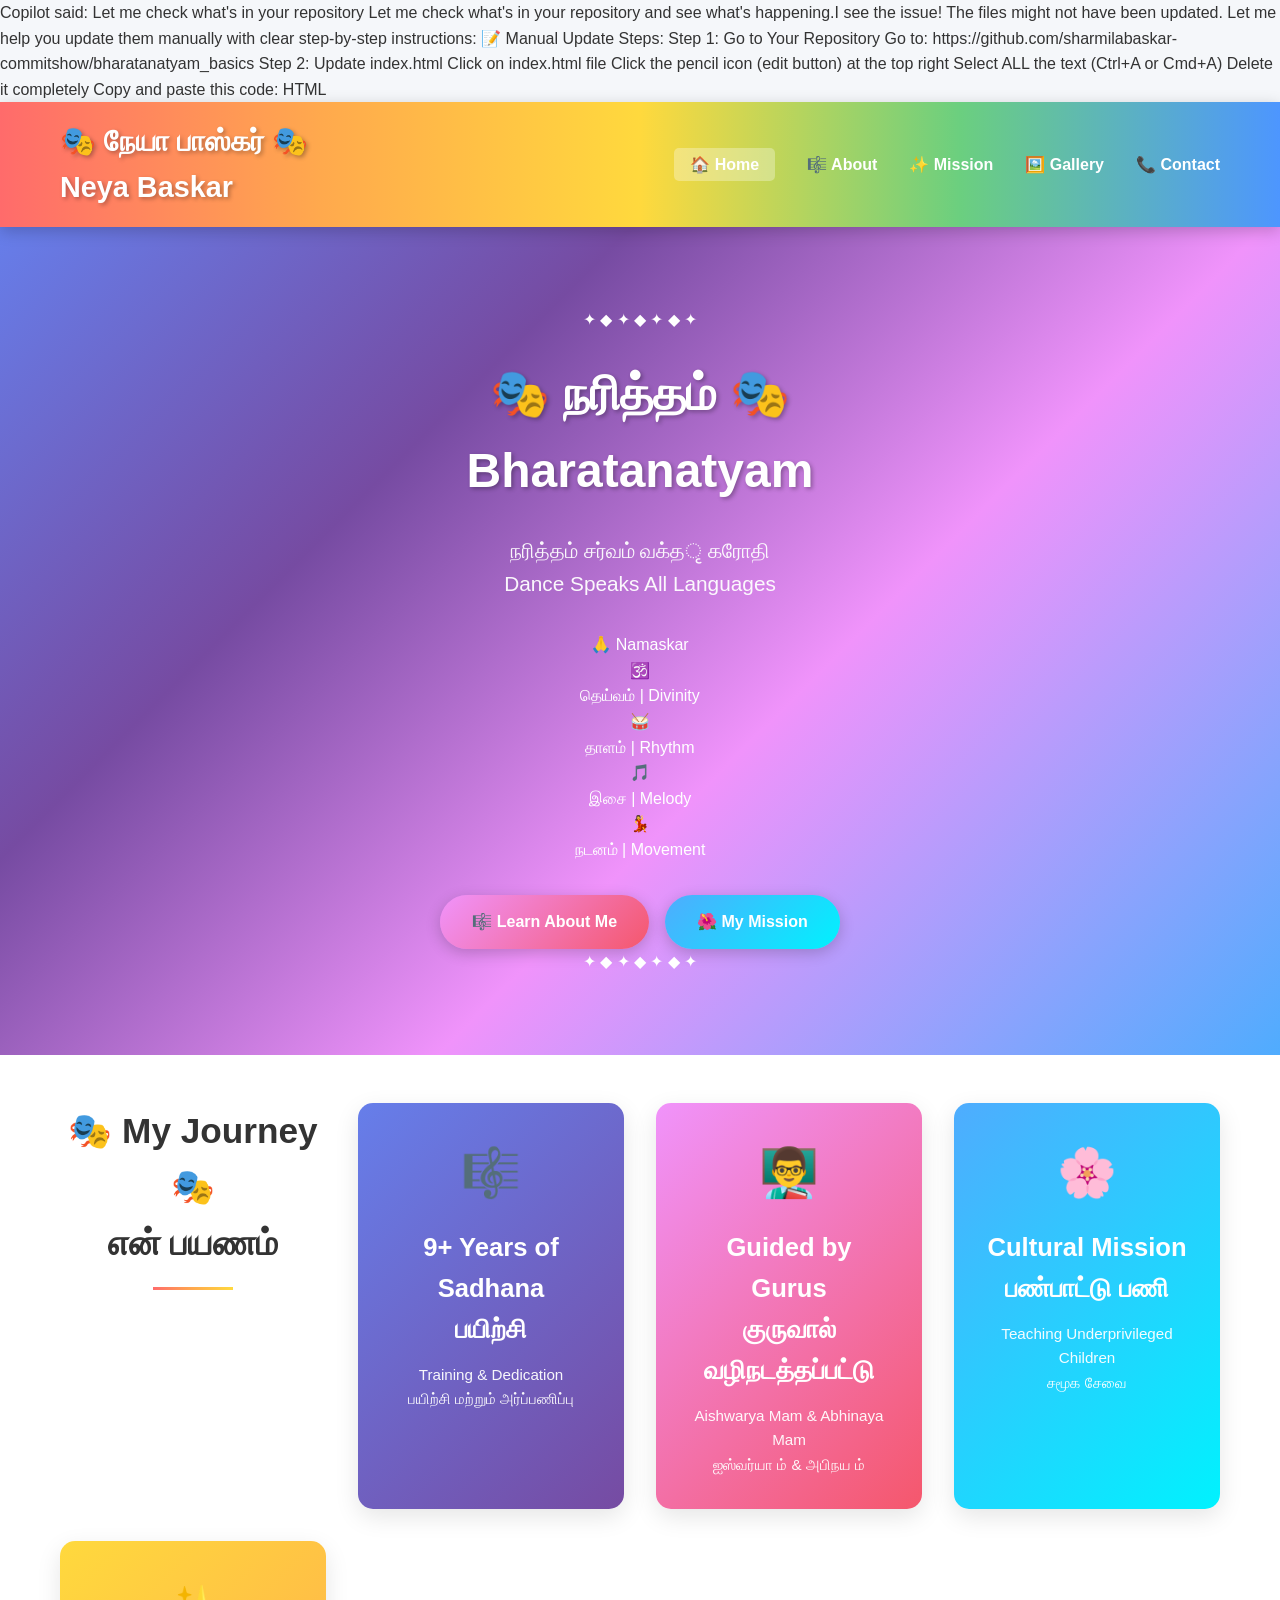
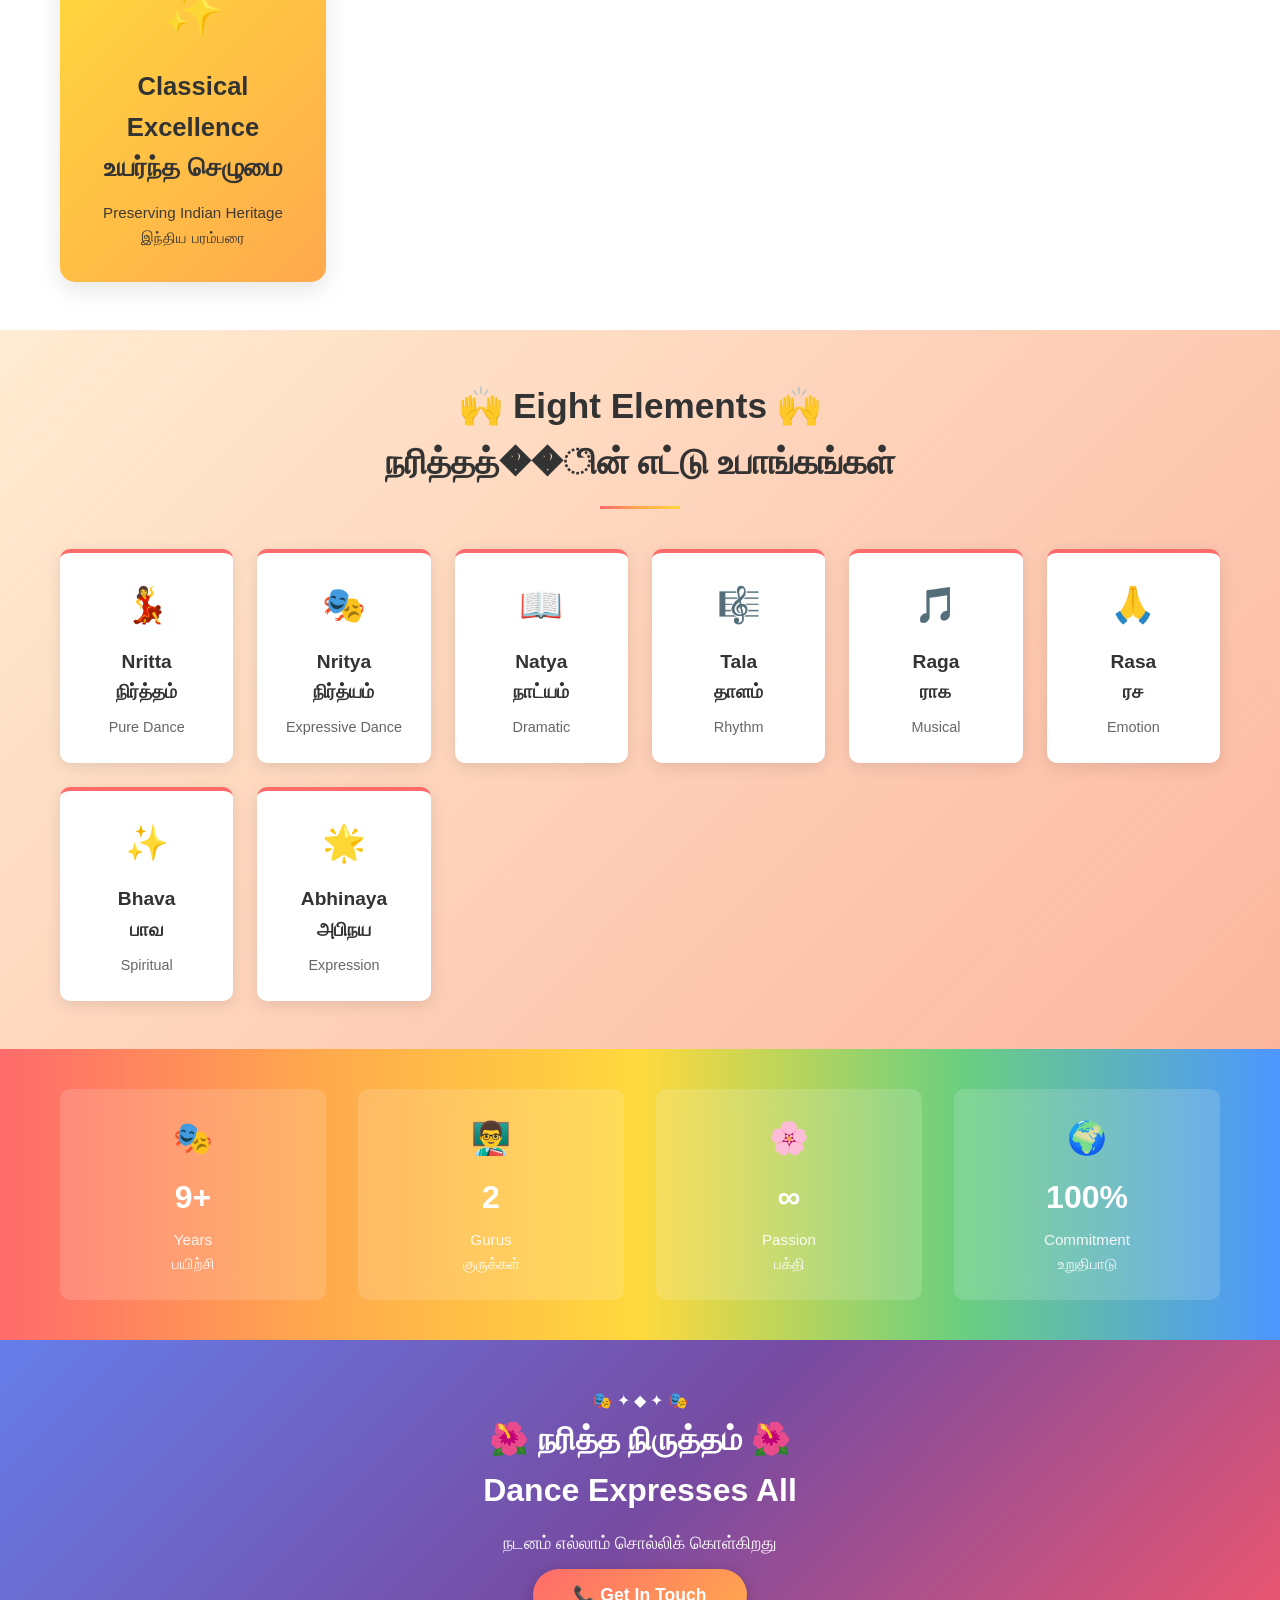
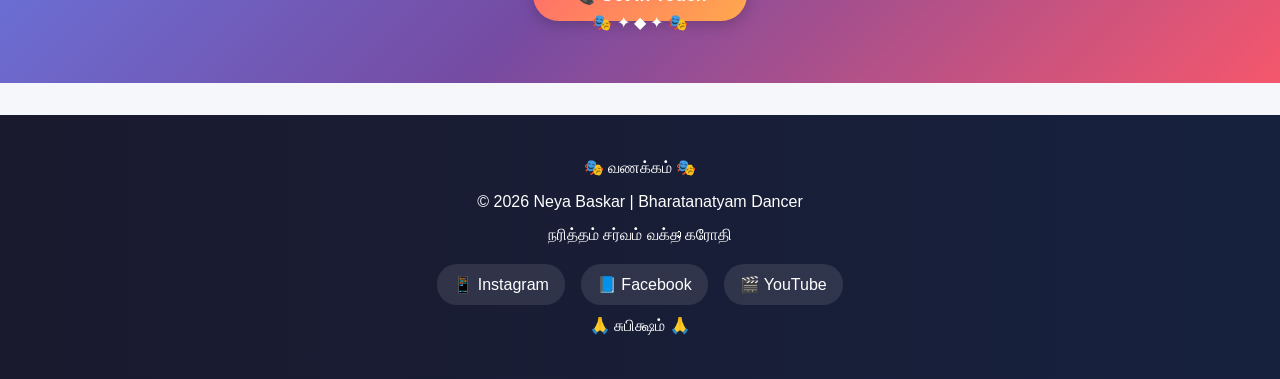
<file: index.html>
Copilot said: Let me check what's in your repository
Let me check what's in your repository and see what's happening.I see the issue! The files might not have been updated. Let me help you update them manually with clear step-by-step instructions:

📝 Manual Update Steps:
Step 1: Go to Your Repository
Go to: https://github.com/sharmilabaskar-commitshow/bharatanatyam_basics

Step 2: Update index.html
Click on index.html file
Click the pencil icon (edit button) at the top right
Select ALL the text (Ctrl+A or Cmd+A)
Delete it completely
Copy and paste this code:
HTML
<!DOCTYPE html>
<html lang="en">
<head>
    <meta charset="UTF-8">
    <meta name="viewport" content="width=device-width, initial-scale=1.0">
    <title>Neya Baskar - Bharatanatyam Dancer</title>
    <link rel="stylesheet" href="style.css">
</head>
<body>
    <!-- Navigation -->
    <nav class="navbar">
        <div class="container">
            <h1 class="logo">🎭 நேயா பாஸ்கர் 🎭<br><span class="subtitle">Neya Baskar</span></h1>
            <ul class="nav-links">
                <li><a href="index.html" class="active">🏠 Home</a></li>
                <li><a href="about.html">🎼 About</a></li>
                <li><a href="mission.html">✨ Mission</a></li>
                <li><a href="gallery.html">🖼️ Gallery</a></li>
                <li><a href="contact.html">📞 Contact</a></li>
            </ul>
        </div>
    </nav>

    <!-- Hero Section -->
    <section class="hero">
        <div class="hero-content">
            <div class="rangoli-top">✦ ◆ ✦ ◆ ✦ ◆ ✦</div>
            
            <h2 class="hero-title">🎭 நரித்தம் 🎭<br>Bharatanatyam</h2>
            <p class="hero-subtitle">
                <span class="tamil-text">நரித்தம் சர்வம் வக்தृ கரோதி</span><br>
                <span class="english-text">Dance Speaks All Languages</span>
            </p>
            
            <div class="dancing-mudra">
                <span class="mudra">🙏</span>
                <span class="mudra-text">Namaskar</span>
            </div>
            
            <div class="classic-icons">
                <div class="icon-item">
                    <span class="icon">🕉️</span>
                    <p>தெய்வம் | Divinity</p>
                </div>
                <div class="icon-item">
                    <span class="icon">🥁</span>
                    <p>தாளம் | Rhythm</p>
                </div>
                <div class="icon-item">
                    <span class="icon">🎵</span>
                    <p>இசை | Melody</p>
                </div>
                <div class="icon-item">
                    <span class="icon">💃</span>
                    <p>நடனம் | Movement</p>
                </div>
            </div>
            
            <div class="hero-buttons">
                <a href="about.html" class="btn btn-primary">🎼 Learn About Me</a>
                <a href="mission.html" class="btn btn-secondary">🌺 My Mission</a>
            </div>

            <div class="rangoli-bottom">✦ ◆ ✦ ◆ ✦ ◆ ✦</div>
        </div>
    </section>

    <!-- Highlights Section -->
    <section class="highlights">
        <div class="container">
            <h2 class="section-title">🎭 My Journey 🎭<br><span class="tamil-heading">என் பயணம்</span></h2>
            
            <div class="highlight-card card-blue">
                <div class="icon-large">🎼</div>
                <h3>9+ Years of Sadhana<br><span class="tamil-subheading">பயிற்சி</span></h3>
                <p>Training & Dedication<br><span class="tamil-text">பயிற்சி மற்றும் அர்ப்பணிப்பு</span></p>
            </div>
            
            <div class="highlight-card card-purple">
                <div class="icon-large">👨‍🏫</div>
                <h3>Guided by Gurus<br><span class="tamil-subheading">குருவால் வழிநடத்தப்பட்டு</span></h3>
                <p>Aishwarya Mam & Abhinaya Mam<br><span class="tamil-text">ஐஸ்வர்யா ம் & அபிநய ம்</span></p>
            </div>
            
            <div class="highlight-card card-pink">
                <div class="icon-large">🌸</div>
                <h3>Cultural Mission<br><span class="tamil-subheading">பண்பாட்டு பணி</span></h3>
                <p>Teaching Underprivileged Children<br><span class="tamil-text">சமூக சேவை</span></p>
            </div>

            <div class="highlight-card card-gold">
                <div class="icon-large">✨</div>
                <h3>Classical Excellence<br><span class="tamil-subheading">உயர்ந்த செழுமை</span></h3>
                <p>Preserving Indian Heritage<br><span class="tamil-text">இந்திய பரம்பரை</span></p>
            </div>
        </div>
    </section>

    <!-- Mudra Section -->
    <section class="mudra-section">
        <div class="container">
            <h2 class="section-title">🙌 Eight Elements 🙌<br><span class="tamil-heading">நரித்தத்��ின் எட்டு உபாங்கங்கள்</span></h2>
            
            <div class="mudra-grid">
                <div class="mudra-item">
                    <div class="mudra-icon">💃</div>
                    <h4>Nritta<br><span class="tamil-small">நிர்த்தம்</span></h4>
                    <p>Pure Dance</p>
                </div>
                <div class="mudra-item">
                    <div class="mudra-icon">🎭</div>
                    <h4>Nritya<br><span class="tamil-small">நிர்த்யம்</span></h4>
                    <p>Expressive Dance</p>
                </div>
                <div class="mudra-item">
                    <div class="mudra-icon">📖</div>
                    <h4>Natya<br><span class="tamil-small">நாட்யம்</span></h4>
                    <p>Dramatic</p>
                </div>
                <div class="mudra-item">
                    <div class="mudra-icon">🎼</div>
                    <h4>Tala<br><span class="tamil-small">தாளம்</span></h4>
                    <p>Rhythm</p>
                </div>
                <div class="mudra-item">
                    <div class="mudra-icon">🎵</div>
                    <h4>Raga<br><span class="tamil-small">ராக</span></h4>
                    <p>Musical</p>
                </div>
                <div class="mudra-item">
                    <div class="mudra-icon">🙏</div>
                    <h4>Rasa<br><span class="tamil-small">ரச</span></h4>
                    <p>Emotion</p>
                </div>
                <div class="mudra-item">
                    <div class="mudra-icon">✨</div>
                    <h4>Bhava<br><span class="tamil-small">பாவ</span></h4>
                    <p>Spiritual</p>
                </div>
                <div class="mudra-item">
                    <div class="mudra-icon">🌟</div>
                    <h4>Abhinaya<br><span class="tamil-small">அபிநய</span></h4>
                    <p>Expression</p>
                </div>
            </div>
        </div>
    </section>

    <!-- Stats Section -->
    <section class="stats">
        <div class="container">
            <div class="stat-box">
                <div class="stat-icon">🎭</div>
                <h3>9+</h3>
                <p>Years<br><span class="tamil-small">பயிற்சி</span></p>
            </div>
            <div class="stat-box">
                <div class="stat-icon">👨‍🏫</div>
                <h3>2</h3>
                <p>Gurus<br><span class="tamil-small">குருக்கள்</span></p>
            </div>
            <div class="stat-box">
                <div class="stat-icon">🌸</div>
                <h3>∞</h3>
                <p>Passion<br><span class="tamil-small">பக்தி</span></p>
            </div>
            <div class="stat-box">
                <div class="stat-icon">🌍</div>
                <h3>100%</h3>
                <p>Commitment<br><span class="tamil-small">உறுதிபாடு</span></p>
            </div>
        </div>
    </section>

    <!-- CTA Section -->
    <section class="cta-section">
        <div class="rangoli-cta-top">🎭 ✦ ◆ ✦ 🎭</div>
        <div class="container">
            <h2>🌺 நரித்த நிருத்தம் 🌺<br><span class="english-text">Dance Expresses All</span></h2>
            <p><span class="tamil-text">நடனம் எல்லாம் சொல்லிக் கொள்கிறது</span></p>
            <a href="contact.html" class="btn btn-cta">📞 Get In Touch</a>
        </div>
        <div class="rangoli-cta-bottom">🎭 ✦ ◆ ✦ 🎭</div>
    </section>

    <!-- Footer -->
    <footer>
        <div class="footer-content">
            <p>🎭 வணக்கம் 🎭</p>
            <p>&copy; 2026 Neya Baskar | Bharatanatyam Dancer</p>
            <p><span class="tamil-text">நரித்தம் சர்வம் வக்தృ கரோதி</span></p>
        </div>
        <div class="social-icons">
            <a href="#" class="social-icon">📱 Instagram</a>
            <a href="#" class="social-icon">📘 Facebook</a>
            <a href="#" class="social-icon">🎬 YouTube</a>
        </div>
        <p class="footer-closing">🙏 சுபிக்ஷம் 🙏</p>
    </footer>
</body>
</html>
</file>
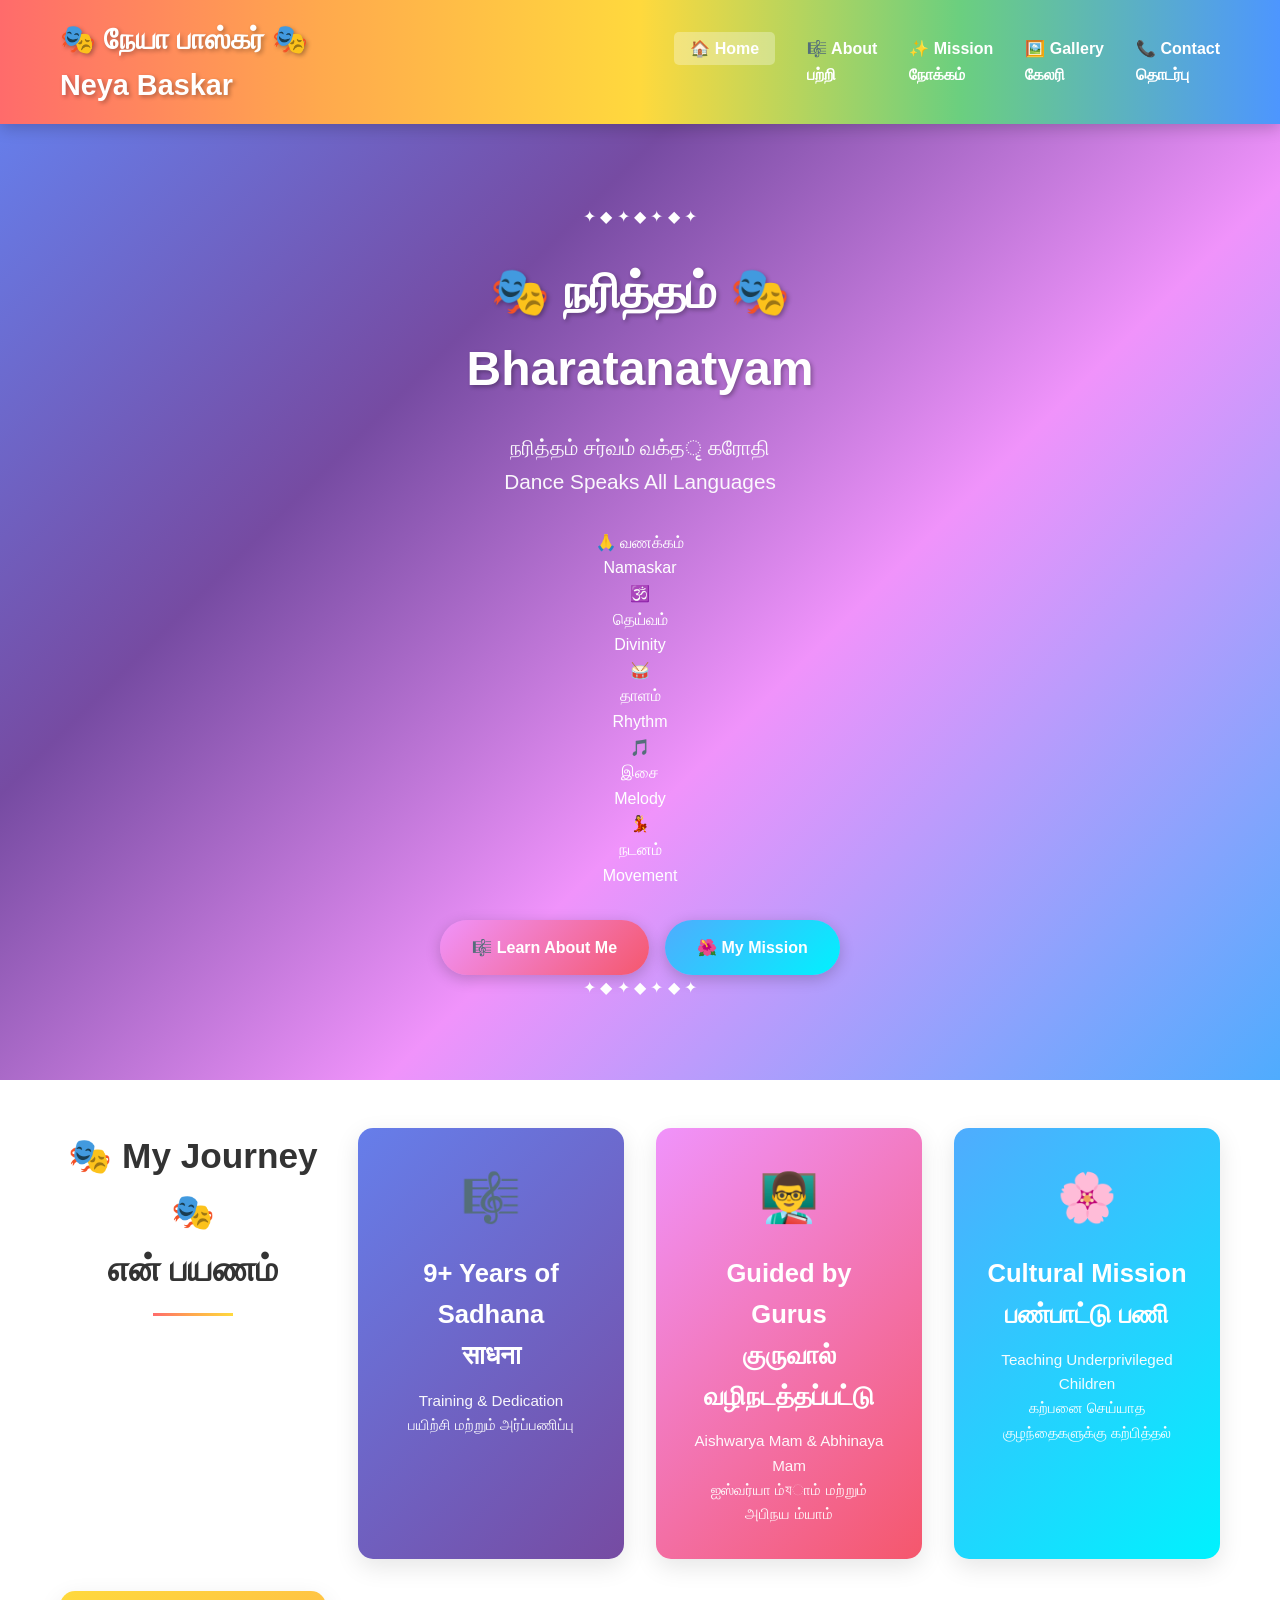
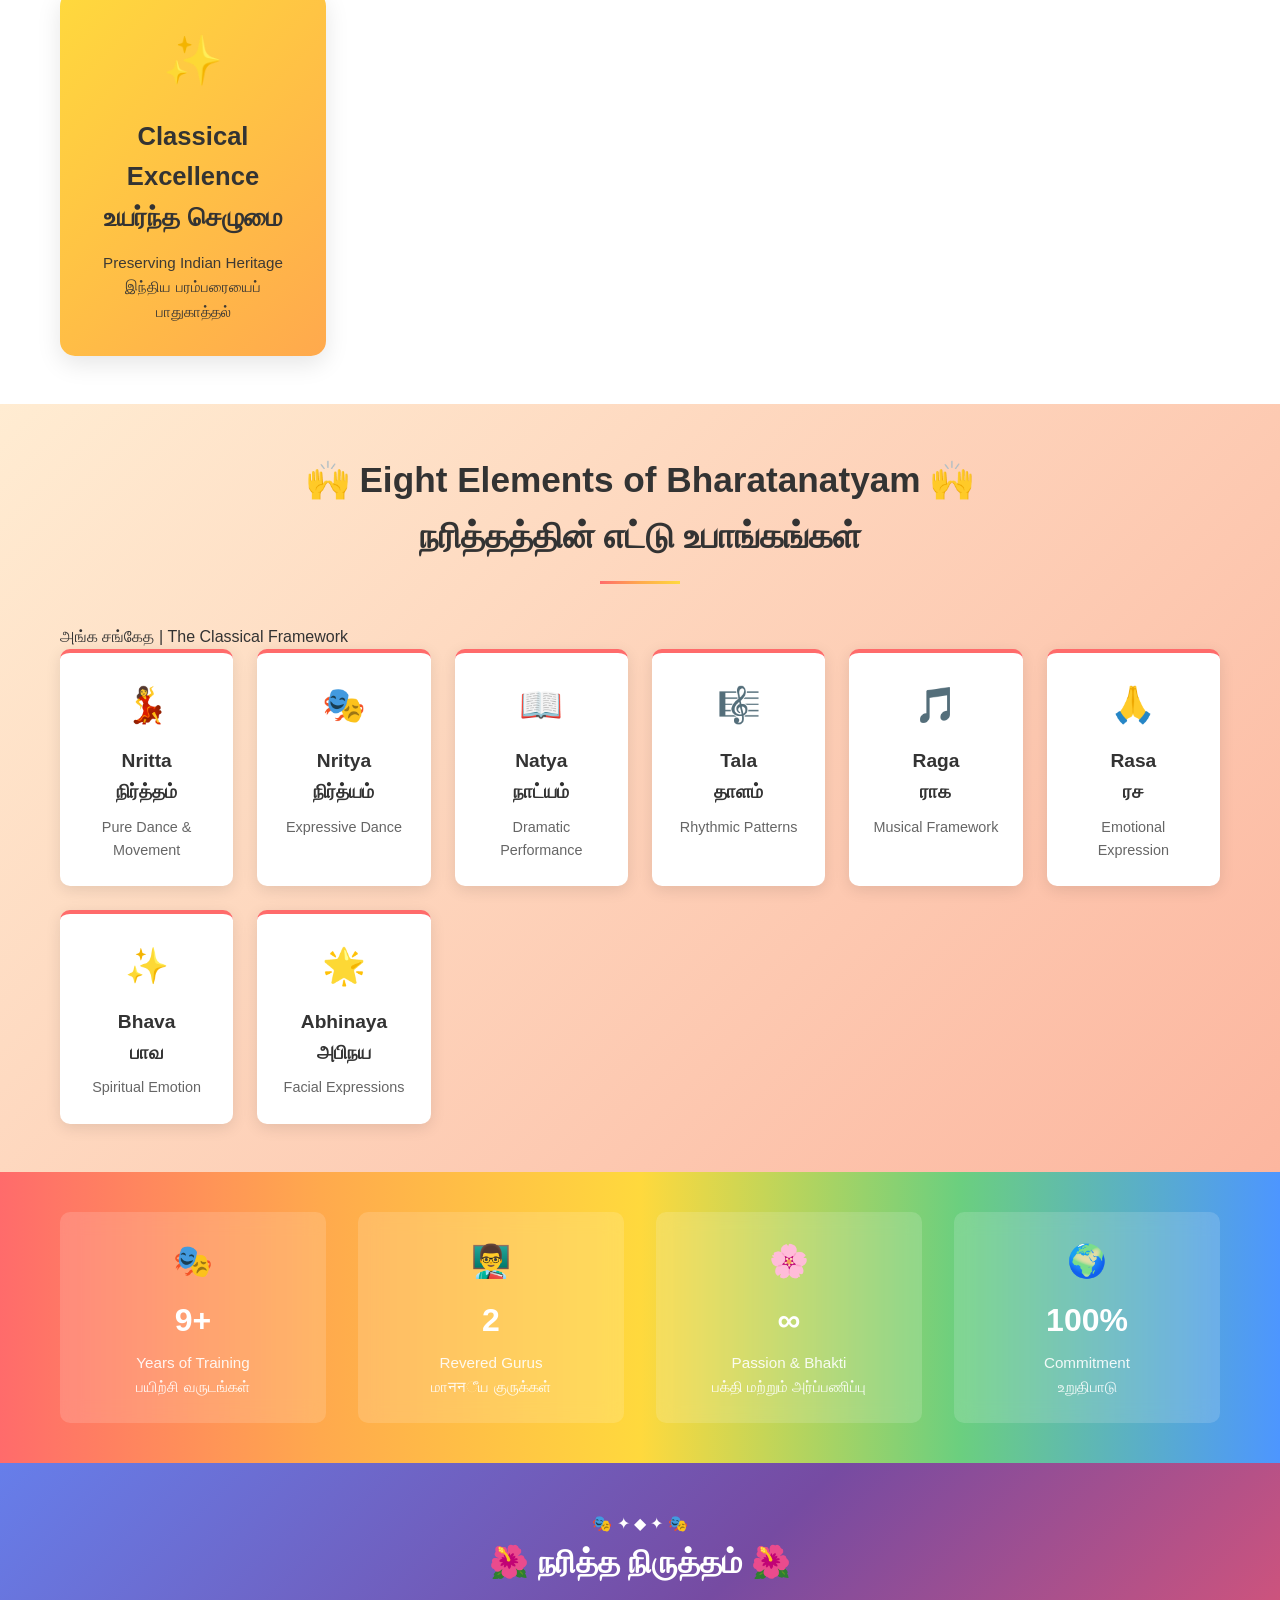
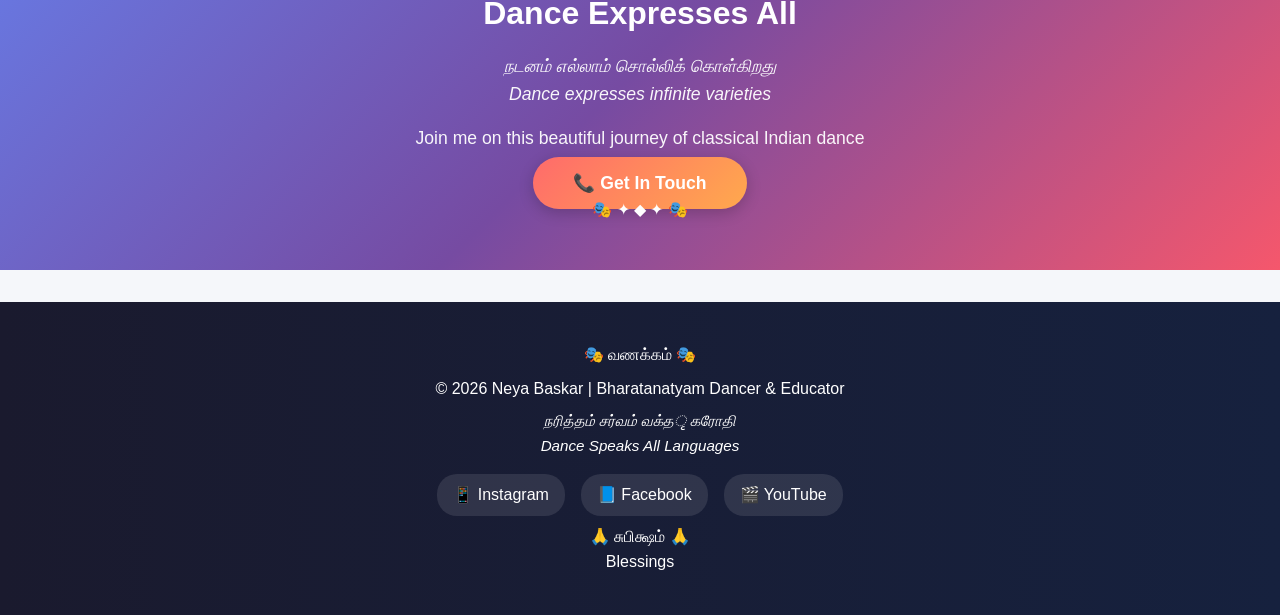
<file: about.html>
<!DOCTYPE html>
<html lang="en">
<head>
    <meta charset="UTF-8">
    <meta name="viewport" content="width=device-width, initial-scale=1.0">
    <title>Neya Baskar - Bharatanatyam Dancer</title>
    <link rel="stylesheet" href="style.css">
    <link rel="stylesheet" href="https://cdnjs.cloudflare.com/ajax/libs/font-awesome/6.0.0/css/all.min.css">
</head>
<body>
    <!-- Navigation -->
    <nav class="navbar">
        <div class="container">
            <h1 class="logo">🎭 நேயா பாஸ்கர் 🎭<br><span class="subtitle">Neya Baskar</span></h1>
            <ul class="nav-links">
                <li><a href="index.html" class="active">🏠 Home</a></li>
                <li><a href="about.html">🎼 About<br><span class="tamil-nav">பற்றி</span></a></li>
                <li><a href="mission.html">✨ Mission<br><span class="tamil-nav">நோக்கம்</span></a></li>
                <li><a href="gallery.html">🖼️ Gallery<br><span class="tamil-nav">கேலரி</span></a></li>
                <li><a href="contact.html">📞 Contact<br><span class="tamil-nav">தொடர்பு</span></a></li>
            </ul>
        </div>
    </nav>

    <!-- Hero Section with Classical Indian Elements -->
    <section class="hero">
        <div class="hero-content">
            <div class="rangoli-top">
                ✦ ◆ ✦ ◆ ✦ ◆ ✦
            </div>
            
            <h2 class="hero-title">🎭 நரித்தம் 🎭<br>Bharatanatyam</h2>
            <p class="hero-subtitle">
                <span class="tamil-text">நரித்தம் சர்வம் வக்தृ கரோதி</span><br>
                <span class="english-text">Dance Speaks All Languages</span>
            </p>
            
            <div class="dancing-mudra">
                <span class="mudra">🙏</span>
                <span class="mudra-text">
                    <span class="tamil-small">வணக்கம்</span><br>
                    Namaskar
                </span>
            </div>
            
            <div class="classic-icons">
                <div class="icon-item">
                    <span class="icon">🕉️</span>
                    <p class="tamil-small">தெய்வம்</p>
                    <p class="english-small">Divinity</p>
                </div>
                <div class="icon-item">
                    <span class="icon">🥁</span>
                    <p class="tamil-small">தாளம்</p>
                    <p class="english-small">Rhythm</p>
                </div>
                <div class="icon-item">
                    <span class="icon">🎵</span>
                    <p class="tamil-small">இசை</p>
                    <p class="english-small">Melody</p>
                </div>
                <div class="icon-item">
                    <span class="icon">💃</span>
                    <p class="tamil-small">நடனம்</p>
                    <p class="english-small">Movement</p>
                </div>
            </div>
            
            <div class="hero-buttons">
                <a href="about.html" class="btn btn-primary">🎼 Learn About Me</a>
                <a href="mission.html" class="btn btn-secondary">🌺 My Mission</a>
            </div>

            <div class="rangoli-bottom">
                ✦ ◆ ✦ ◆ ✦ ◆ ✦
            </div>
        </div>
    </section>

    <!-- Highlights Section with Classical Dance Elements -->
    <section class="highlights">
        <div class="container">
            <h2 class="section-title">🎭 My Journey 🎭<br><span class="tamil-heading">என் பயணம்</span></h2>
            
            <div class="highlight-card card-blue">
                <div class="icon-large">🎼</div>
                <h3>9+ Years of Sadhana<br><span class="tamil-subheading">साधना</span></h3>
                <p>Training & Dedication<br>
                <span class="tamil-text">பயிற்சி மற்றும் அர்ப்பணிப்பு</span></p>
            </div>
            
            <div class="highlight-card card-purple">
                <div class="icon-large">👨‍🏫</div>
                <h3>Guided by Gurus<br><span class="tamil-subheading">குருவால் வழிநடத்தப்பட்டு</span></h3>
                <p>Aishwarya Mam & Abhinaya Mam<br>
                <span class="tamil-text">ஐஸ்வர்யா ம்যாம் மற்றும் அபிநய ம்யாம்</span></p>
            </div>
            
            <div class="highlight-card card-pink">
                <div class="icon-large">🌸</div>
                <h3>Cultural Mission<br><span class="tamil-subheading">பண்பாட்டு பணி</span></h3>
                <p>Teaching Underprivileged Children<br>
                <span class="tamil-text">கற்பனை செய்யாத குழந்தைகளுக்கு கற்பித்தல்</span></p>
            </div>

            <div class="highlight-card card-gold">
                <div class="icon-large">✨</div>
                <h3>Classical Excellence<br><span class="tamil-subheading">உயர்ந்த செழுமை</span></h3>
                <p>Preserving Indian Heritage<br>
                <span class="tamil-text">இந்திய பரம்பரையைப் பாதுகாத்தல்</span></p>
            </div>
        </div>
    </section>

    <!-- Mudra (Classical Poses) Section -->
    <section class="mudra-section">
        <div class="container">
            <h2 class="section-title">🙌 Eight Elements of Bharatanatyam 🙌<br><span class="tamil-heading">நரித்தத்தின் எட்டு உபாங்கங்கள்</span></h2>
            <p class="section-subtitle">
                <span class="tamil-text">அங்க சங்கேத</span> | The Classical Framework
            </p>
            
            <div class="mudra-grid">
                <div class="mudra-item">
                    <div class="mudra-icon">💃</div>
                    <h4>Nritta<br><span class="tamil-small">நிர்த்தம்</span></h4>
                    <p>Pure Dance & Movement</p>
                </div>
                <div class="mudra-item">
                    <div class="mudra-icon">🎭</div>
                    <h4>Nritya<br><span class="tamil-small">நிர்த்யம்</span></h4>
                    <p>Expressive Dance</p>
                </div>
                <div class="mudra-item">
                    <div class="mudra-icon">📖</div>
                    <h4>Natya<br><span class="tamil-small">நாட்யம்</span></h4>
                    <p>Dramatic Performance</p>
                </div>
                <div class="mudra-item">
                    <div class="mudra-icon">🎼</div>
                    <h4>Tala<br><span class="tamil-small">தாளம்</span></h4>
                    <p>Rhythmic Patterns</p>
                </div>
                <div class="mudra-item">
                    <div class="mudra-icon">🎵</div>
                    <h4>Raga<br><span class="tamil-small">ராக</span></h4>
                    <p>Musical Framework</p>
                </div>
                <div class="mudra-item">
                    <div class="mudra-icon">🙏</div>
                    <h4>Rasa<br><span class="tamil-small">ரச</span></h4>
                    <p>Emotional Expression</p>
                </div>
                <div class="mudra-item">
                    <div class="mudra-icon">✨</div>
                    <h4>Bhava<br><span class="tamil-small">பாவ</span></h4>
                    <p>Spiritual Emotion</p>
                </div>
                <div class="mudra-item">
                    <div class="mudra-icon">🌟</div>
                    <h4>Abhinaya<br><span class="tamil-small">அபிநய</span></h4>
                    <p>Facial Expressions</p>
                </div>
            </div>
        </div>
    </section>

    <!-- Stats Section with Traditional Design -->
    <section class="stats">
        <div class="container">
            <div class="stat-box">
                <div class="stat-icon">🎭</div>
                <h3>9+</h3>
                <p>Years of Training<br><span class="tamil-small">பயிற்சி வருடங்கள்</span></p>
            </div>
            <div class="stat-box">
                <div class="stat-icon">👨‍🏫</div>
                <h3>2</h3>
                <p>Revered Gurus<br><span class="tamil-small">மாननீய குருக்கள்</span></p>
            </div>
            <div class="stat-box">
                <div class="stat-icon">🌸</div>
                <h3>∞</h3>
                <p>Passion & Bhakti<br><span class="tamil-small">பக்தி மற்றும் அர்ப்பணிப்பு</span></p>
            </div>
            <div class="stat-box">
                <div class="stat-icon">🌍</div>
                <h3>100%</h3>
                <p>Commitment<br><span class="tamil-small">உறுதிபாடு</span></p>
            </div>
        </div>
    </section>

    <!-- Call to Action with Classical Design -->
    <section class="cta-section">
        <div class="rangoli-cta-top">🎭 ✦ ◆ ✦ 🎭</div>
        <div class="container">
            <h2>🌺 நரித்த நிருத்தம் 🌺<br><span class="english-text">Dance Expresses All</span></h2>
            <p style="font-style: italic; margin: 0.5rem 0;">
                <span class="tamil-text">நடனம் எல்லாம் சொல்லிக் கொள்கிறது</span><br>
                Dance expresses infinite varieties
            </p>
            <p style="font-size: 1.1rem; margin: 1rem 0;">Join me on this beautiful journey of classical Indian dance</p>
            <a href="contact.html" class="btn btn-cta">📞 Get In Touch</a>
        </div>
        <div class="rangoli-cta-bottom">🎭 ✦ ◆ ✦ 🎭</div>
    </section>

    <!-- Footer with Traditional Elements -->
    <footer>
        <div class="footer-content">
            <p>🎭 வணக்கம் 🎭</p>
            <p>&copy; 2026 Neya Baskar | Bharatanatyam Dancer & Educator</p>
            <p style="font-style: italic; font-size: 0.95rem;">
                <span class="tamil-text">நரித்தம் சர்வம் வக்தृ கரோதி</span><br>
                Dance Speaks All Languages
            </p>
        </div>
        <div class="social-icons">
            <a href="#" class="social-icon">📱 Instagram</a>
            <a href="#" class="social-icon">📘 Facebook</a>
            <a href="#" class="social-icon">🎬 YouTube</a>
        </div>
        <p class="footer-closing">🙏 சுபிக்ஷம் 🙏<br><span class="english-small">Blessings</span></p>
    </footer>
</body>
</html>
</file>
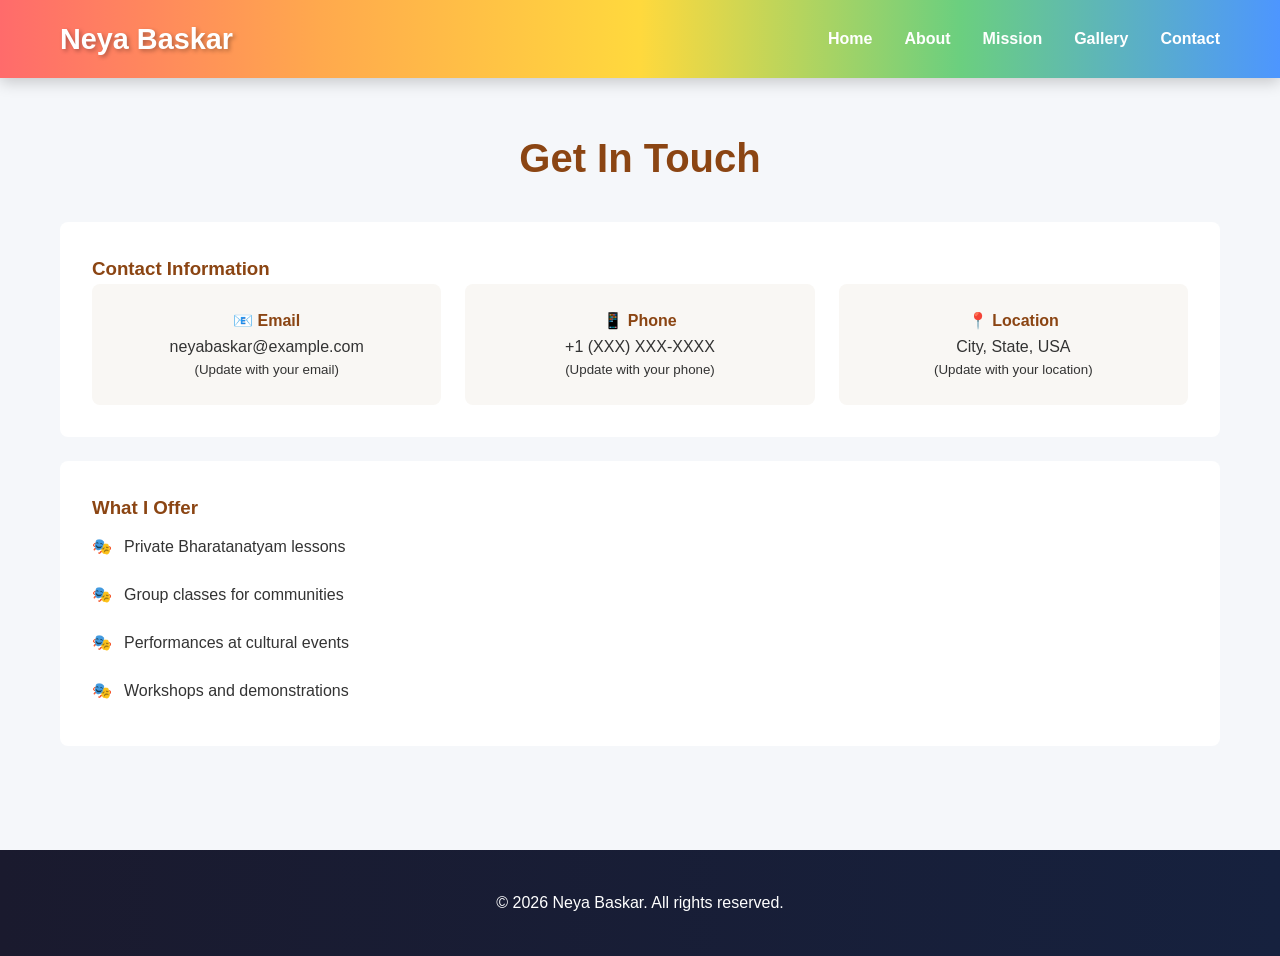
<file: contact.html>
<head>
    <meta charset="UTF-8">
    <meta name="viewport" content="width=device-width, initial-scale=1.0">
    <title>Contact - Neya Baskar</title>
    <link rel="stylesheet" href="style.css">
</head>
<body>
    <nav class="navbar">
        <div class="container">
            <h1 class="logo">Neya Baskar</h1>
            <ul class="nav-links">
                <li><a href="index.html">Home</a></li>
                <li><a href="about.html">About</a></li>
                <li><a href="mission.html">Mission</a></li>
                <li><a href="gallery.html">Gallery</a></li>
                <li><a href="contact.html">Contact</a></li>
            </ul>
        </div>
    </nav>

    <section class="content">
        <div class="container">
            <h2>Get In Touch</h2>
            
            <div class="contact-section">
                <h3>Contact Information</h3>
                <div class="contact-info">
                    <div class="contact-item">
                        <h4>📧 Email</h4>
                        <p>neyabaskar@example.com</p>
                        <small>(Update with your email)</small>
                    </div>
                    <div class="contact-item">
                        <h4>📱 Phone</h4>
                        <p>+1 (XXX) XXX-XXXX</p>
                        <small>(Update with your phone)</small>
                    </div>
                    <div class="contact-item">
                        <h4>📍 Location</h4>
                        <p>City, State, USA</p>
                        <small>(Update with your location)</small>
                    </div>
                </div>
            </div>

            <div class="contact-section">
                <h3>What I Offer</h3>
                <ul class="help-list">
                    <li>Private Bharatanatyam lessons</li>
                    <li>Group classes for communities</li>
                    <li>Performances at cultural events</li>
                    <li>Workshops and demonstrations</li>
                </ul>
            </div>
        </div>
    </section>

    <footer>
        <p>&copy; 2026 Neya Baskar. All rights reserved.</p>
    </footer>

    <style>
        .content { padding: 3rem 0; }
        .content h2 { color: #8b4513; font-size: 2.5rem; text-align: center; margin-bottom: 2rem; }
        .contact-section { background: #fff; padding: 2rem; margin: 1.5rem 0; border-radius: 8px; }
        .contact-section h3 { color: #8b4513; }
        .contact-info { display: grid; grid-template-columns: repeat(auto-fit, minmax(200px, 1fr)); gap: 1.5rem; }
        .contact-item { background: #f9f7f4; padding: 1.5rem; border-radius: 8px; text-align: center; }
        .contact-item h4 { color: #8b4513; }
        .help-list { list-style: none; padding: 0; }
        .help-list li { padding: 0.7rem 0 0.7rem 2rem; position: relative; }
        .help-list li:before { content: "🎭"; position: absolute; left: 0; }
    </style>
</body>
</html>
</file>
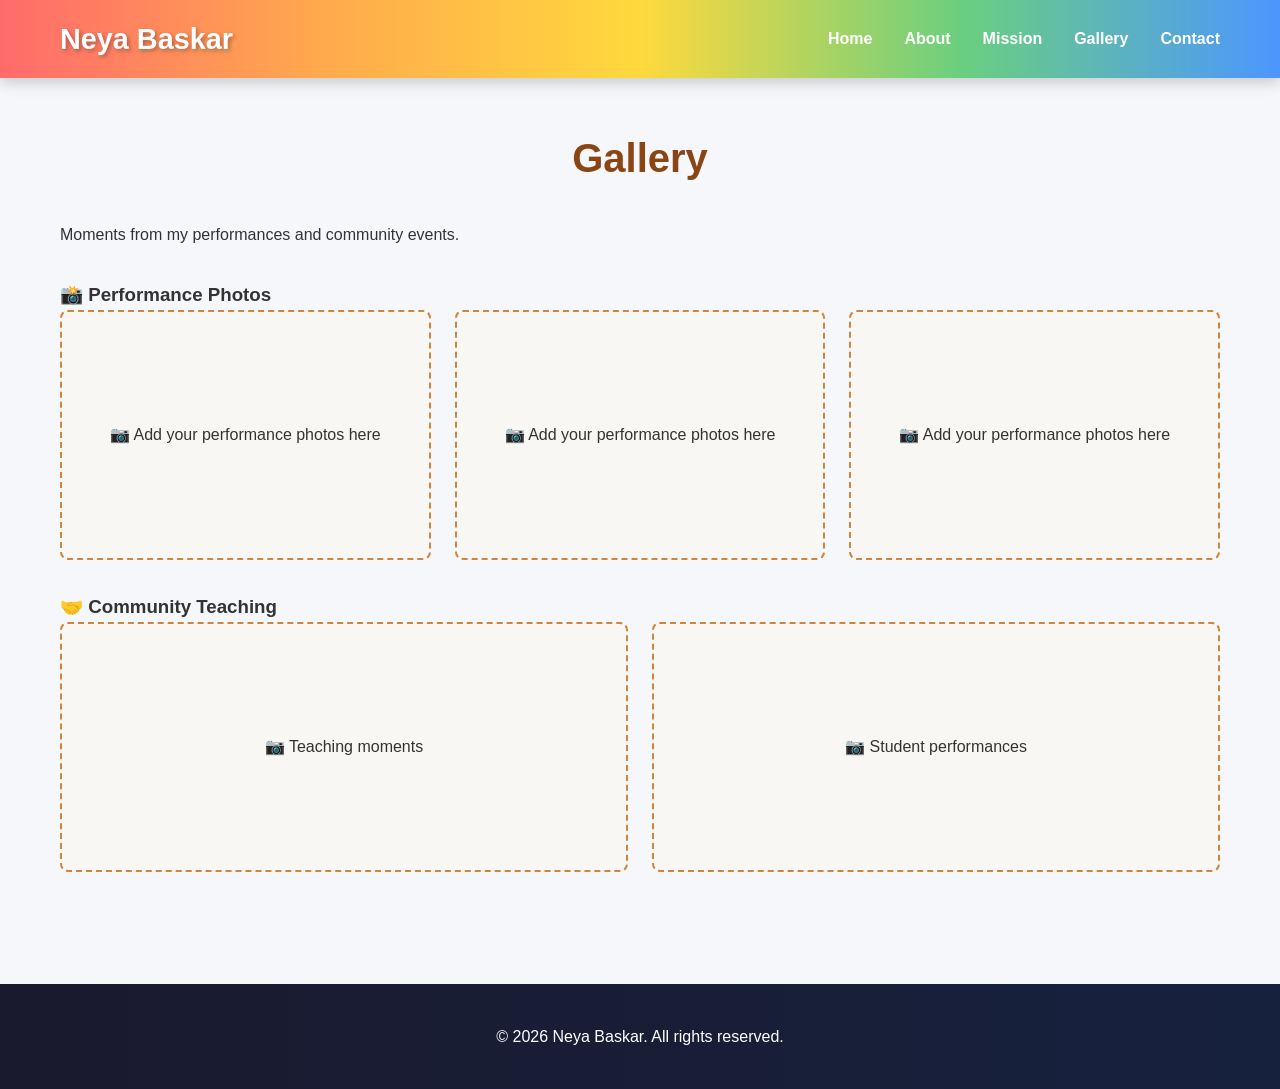
<file: gallery.html>
<!DOCTYPE html>
<html lang="en">
<head>
    <meta charset="UTF-8">
    <meta name="viewport" content="width=device-width, initial-scale=1.0">
    <title>Gallery - Neya Baskar</title>
    <link rel="stylesheet" href="style.css">
</head>
<body>
    <nav class="navbar">
        <div class="container">
            <h1 class="logo">Neya Baskar</h1>
            <ul class="nav-links">
                <li><a href="index.html">Home</a></li>
                <li><a href="about.html">About</a></li>
                <li><a href="mission.html">Mission</a></li>
                <li><a href="gallery.html">Gallery</a></li>
                <li><a href="contact.html">Contact</a></li>
            </ul>
        </div>
    </nav>

    <section class="content">
        <div class="container">
            <h2>Gallery</h2>
            <p>Moments from my performances and community events.</p>
            
            <div class="gallery-section">
                <h3>📸 Performance Photos</h3>
                <div class="gallery-grid">
                    <div class="gallery-placeholder">📷 Add your performance photos here</div>
                    <div class="gallery-placeholder">📷 Add your performance photos here</div>
                    <div class="gallery-placeholder">📷 Add your performance photos here</div>
                </div>
            </div>

            <div class="gallery-section">
                <h3>🤝 Community Teaching</h3>
                <div class="gallery-grid">
                    <div class="gallery-placeholder">📷 Teaching moments</div>
                    <div class="gallery-placeholder">📷 Student performances</div>
                </div>
            </div>
        </div>
    </section>

    <footer>
        <p>&copy; 2026 Neya Baskar. All rights reserved.</p>
    </footer>

    <style>
        .content { padding: 3rem 0; }
        .content h2 { color: #8b4513; font-size: 2.5rem; text-align: center; margin-bottom: 2rem; }
        .gallery-section { margin: 2rem 0; }
        .gallery-grid { display: grid; grid-template-columns: repeat(auto-fit, minmax(250px, 1fr)); gap: 1.5rem; }
        .gallery-placeholder { background: #f9f7f4; height: 250px; display: flex; align-items: center; justify-content: center; border-radius: 8px; border: 2px dashed #cd853f; text-align: center; }
    </style>
</body>
</html>
</file>
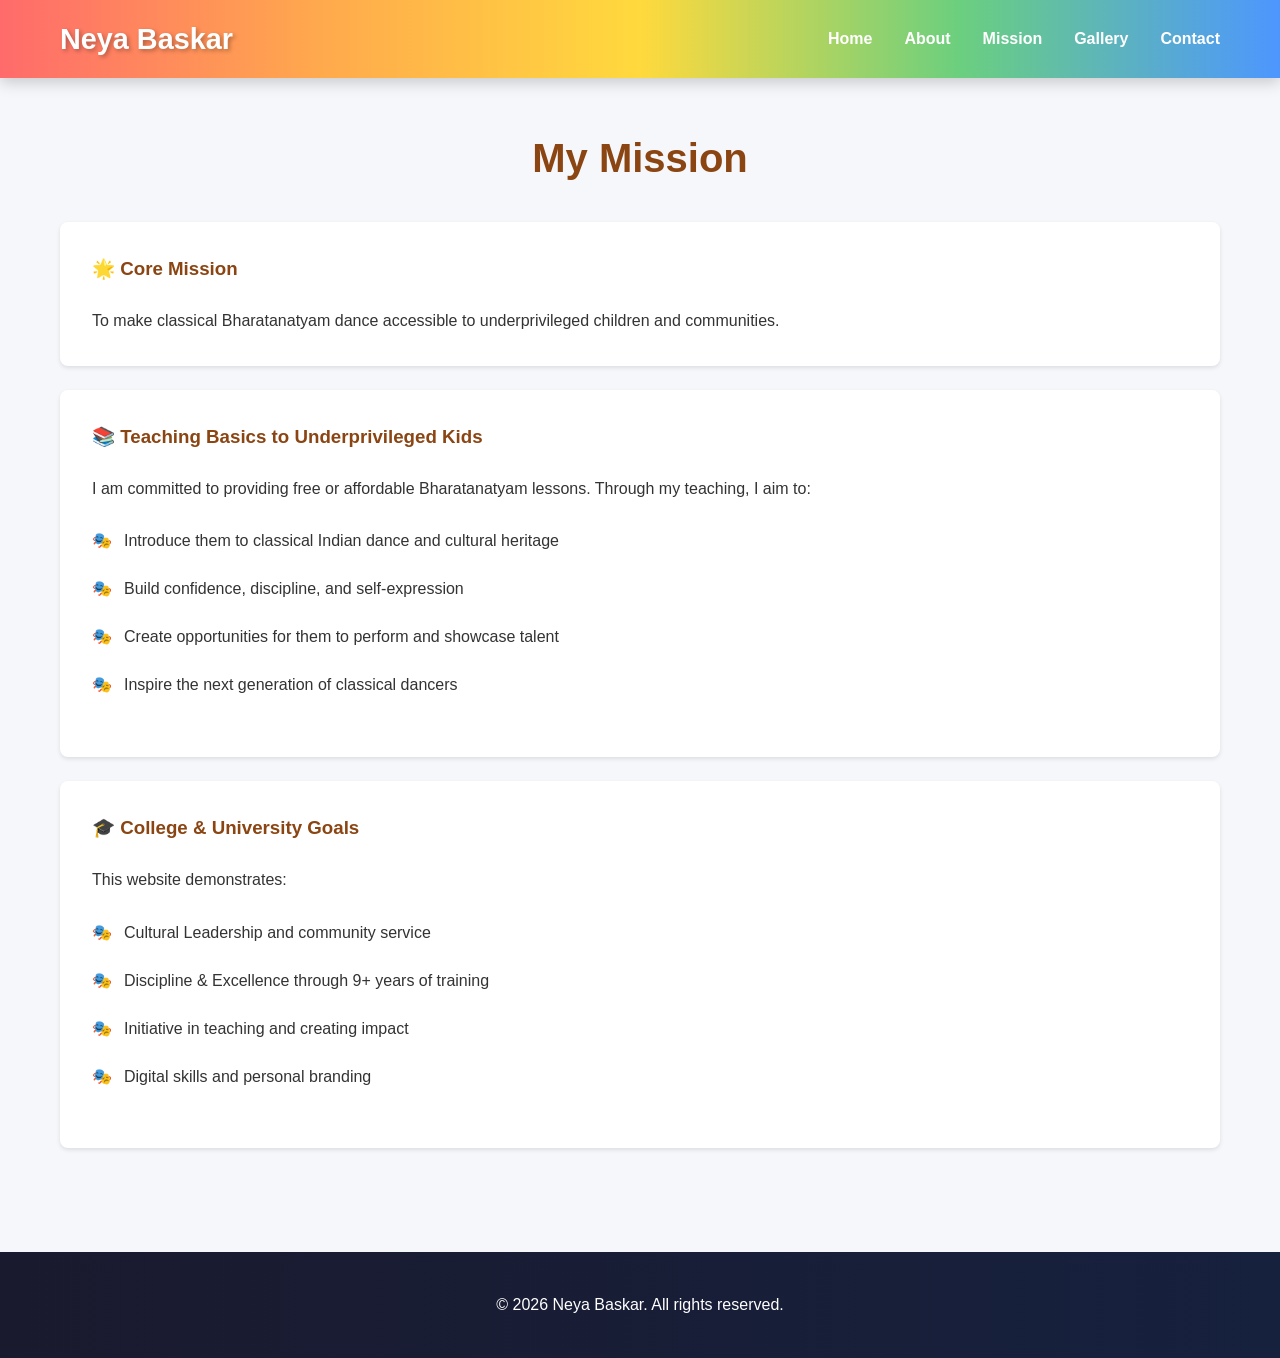
<file: mission.html>
<!DOCTYPE html>
<html lang="en">
<head>
    <meta charset="UTF-8">
    <meta name="viewport" content="width=device-width, initial-scale=1.0">
    <title>Mission - Neya Baskar</title>
    <link rel="stylesheet" href="style.css">
</head>
<body>
    <nav class="navbar">
        <div class="container">
            <h1 class="logo">Neya Baskar</h1>
            <ul class="nav-links">
                <li><a href="index.html">Home</a></li>
                <li><a href="about.html">About</a></li>
                <li><a href="mission.html">Mission</a></li>
                <li><a href="gallery.html">Gallery</a></li>
                <li><a href="contact.html">Contact</a></li>
            </ul>
        </div>
    </nav>

    <section class="content">
        <div class="container">
            <h2>My Mission</h2>
            
            <div class="mission-section">
                <h3>🌟 Core Mission</h3>
                <p>To make classical Bharatanatyam dance accessible to underprivileged children and communities.</p>
            </div>

            <div class="mission-section">
                <h3>📚 Teaching Basics to Underprivileged Kids</h3>
                <p>I am committed to providing free or affordable Bharatanatyam lessons. Through my teaching, I aim to:</p>
                <ul class="mission-list">
                    <li>Introduce them to classical Indian dance and cultural heritage</li>
                    <li>Build confidence, discipline, and self-expression</li>
                    <li>Create opportunities for them to perform and showcase talent</li>
                    <li>Inspire the next generation of classical dancers</li>
                </ul>
            </div>

            <div class="mission-section">
                <h3>🎓 College & University Goals</h3>
                <p>This website demonstrates:</p>
                <ul class="mission-list">
                    <li>Cultural Leadership and community service</li>
                    <li>Discipline & Excellence through 9+ years of training</li>
                    <li>Initiative in teaching and creating impact</li>
                    <li>Digital skills and personal branding</li>
                </ul>
            </div>
        </div>
    </section>

    <footer>
        <p>&copy; 2026 Neya Baskar. All rights reserved.</p>
    </footer>

    <style>
        .content { padding: 3rem 0; }
        .content h2 { color: #8b4513; font-size: 2.5rem; text-align: center; margin-bottom: 2rem; }
        .mission-section { background: #fff; padding: 2rem; margin: 1.5rem 0; border-radius: 8px; box-shadow: 0 2px 4px rgba(0,0,0,0.1); }
        .mission-section h3 { color: #8b4513; margin-bottom: 1.5rem; }
        .mission-list { list-style: none; padding: 0; margin: 1rem 0; }
        .mission-list li { padding: 0.7rem 0 0.7rem 2rem; position: relative; }
        .mission-list li:before { content: "🎭"; position: absolute; left: 0; }
    </style>
</body>
</html>
</file>
<file: style.css>
* {
    margin: 0;
    padding: 0;
    box-sizing: border-box;
}

body {
    font-family: 'Segoe UI', Tahoma, Geneva, Verdana, sans-serif;
    line-height: 1.6;
    color: #333;
    background: #f5f7fa;
}

.container {
    max-width: 1200px;
    margin: 0 auto;
    padding: 0 20px;
}

/* Navigation */
.navbar {
    background: linear-gradient(90deg, #ff6b6b 0%, #ffa94d 25%, #ffd93d 50%, #6bcf7f 75%, #4d96ff 100%);
    color: #fff;
    padding: 1rem 0;
    position: sticky;
    top: 0;
    z-index: 1000;
    box-shadow: 0 4px 15px rgba(0, 0, 0, 0.2);
}

.navbar .container {
    display: flex;
    justify-content: space-between;
    align-items: center;
}

.logo {
    font-size: 1.8rem;
    font-weight: bold;
    color: #fff;
    text-shadow: 2px 2px 4px rgba(0, 0, 0, 0.3);
}

.nav-links {
    display: flex;
    list-style: none;
    gap: 2rem;
}

.nav-links a {
    color: #fff;
    text-decoration: none;
    transition: all 0.3s;
    font-weight: 600;
}

.nav-links a:hover, .nav-links a.active {
    background: rgba(255, 255, 255, 0.3);
    padding: 0.5rem 1rem;
    border-radius: 5px;
    transform: scale(1.05);
}

/* Hero Section */
.hero {
    background: linear-gradient(135deg, #667eea 0%, #764ba2 30%, #f093fb 60%, #4facfe 100%);
    color: #fff;
    padding: 5rem 2rem;
    text-align: center;
}

.rangoli {
    font-size: 1.5rem;
    letter-spacing: 1rem;
    margin: 1rem 0;
    opacity: 0.9;
}

.hero-title {
    font-size: 3rem;
    margin: 1.5rem 0;
    text-shadow: 2px 2px 4px rgba(0, 0, 0, 0.3);
}

.hero-subtitle {
    font-size: 1.3rem;
    margin-bottom: 2rem;
    opacity: 0.95;
}

.dancing-icons {
    display: flex;
    justify-content: center;
    gap: 2rem;
    margin: 2rem 0;
    font-size: 2.5rem;
}

.icon {
    animation: bounce 2s infinite;
}

@keyframes bounce {
    0%, 100% { transform: translateY(0); }
    50% { transform: translateY(-15px); }
}

.hero-buttons {
    display: flex;
    gap: 1rem;
    justify-content: center;
    flex-wrap: wrap;
    margin-top: 2rem;
}

.btn {
    padding: 0.9rem 2rem;
    border-radius: 50px;
    text-decoration: none;
    font-weight: 700;
    transition: all 0.3s;
    border: none;
    cursor: pointer;
    font-size: 1rem;
    box-shadow: 0 4px 15px rgba(0, 0, 0, 0.2);
}

.btn-primary {
    background: linear-gradient(135deg, #f093fb 0%, #f5576c 100%);
    color: #fff;
}

.btn-primary:hover {
    transform: translateY(-3px);
    box-shadow: 0 6px 20px rgba(245, 87, 108, 0.4);
}

.btn-secondary {
    background: linear-gradient(135deg, #4facfe 0%, #00f2fe 100%);
    color: #fff;
}

.btn-secondary:hover {
    transform: translateY(-3px);
    box-shadow: 0 6px 20px rgba(79, 172, 254, 0.4);
}

.btn-cta {
    background: linear-gradient(135deg, #ff6b6b 0%, #ffa94d 100%);
    color: #fff;
    font-size: 1.1rem;
    padding: 1rem 2.5rem;
}

.btn-cta:hover {
    transform: scale(1.05) translateY(-3px);
}

/* Highlights Section */
.highlights {
    padding: 3rem 0;
    background: #fff;
}

.section-title {
    color: #333;
    font-size: 2.2rem;
    text-align: center;
    margin-bottom: 2.5rem;
}

.section-title::after {
    content: '';
    display: block;
    width: 80px;
    height: 3px;
    background: linear-gradient(90deg, #ff6b6b, #ffa94d, #ffd93d);
    margin: 1rem auto 0;
}

.highlights .container {
    display: grid;
    grid-template-columns: repeat(auto-fit, minmax(250px, 1fr));
    gap: 2rem;
}

.highlight-card {
    padding: 2rem;
    border-radius: 15px;
    text-align: center;
    color: #fff;
    transition: all 0.3s;
    box-shadow: 0 8px 25px rgba(0, 0, 0, 0.1);
}

.highlight-card:hover {
    transform: translateY(-10px);
    box-shadow: 0 12px 35px rgba(0, 0, 0, 0.2);
}

.card-blue { background: linear-gradient(135deg, #667eea 0%, #764ba2 100%); }
.card-purple { background: linear-gradient(135deg, #f093fb 0%, #f5576c 100%); }
.card-pink { background: linear-gradient(135deg, #4facfe 0%, #00f2fe 100%); }
.card-gold { background: linear-gradient(135deg, #ffd93d 0%, #ffa94d 100%); color: #333; }

.icon-large {
    font-size: 3rem;
    margin-bottom: 1rem;
    animation: spin 3s linear infinite;
}

@keyframes spin {
    0% { transform: rotate(0deg); }
    100% { transform: rotate(360deg); }
}

.highlight-card h3 {
    font-size: 1.6rem;
    margin-bottom: 0.8rem;
}

.highlight-card p {
    font-size: 0.95rem;
    opacity: 0.95;
}

/* Mudra Section */
.mudra-section {
    background: linear-gradient(135deg, #ffecd2 0%, #fcb69f 100%);
    padding: 3rem 0;
}

.mudra-grid {
    display: grid;
    grid-template-columns: repeat(auto-fit, minmax(150px, 1fr));
    gap: 1.5rem;
}

.mudra-item {
    background: #fff;
    padding: 1.5rem;
    border-radius: 10px;
    text-align: center;
    box-shadow: 0 4px 15px rgba(0, 0, 0, 0.1);
    transition: all 0.3s;
    border-top: 4px solid #ff6b6b;
}

.mudra-item:hover {
    transform: translateY(-8px);
    box-shadow: 0 8px 20px rgba(0, 0, 0, 0.15);
}

.mudra-icon {
    font-size: 2.2rem;
    margin-bottom: 0.8rem;
}

.mudra-item h4 {
    color: #333;
    margin-bottom: 0.5rem;
    font-size: 1.2rem;
}

.mudra-item p {
    color: #666;
    font-size: 0.9rem;
}

/* Stats Section */
.stats {
    background: linear-gradient(90deg, #ff6b6b 0%, #ffa94d 25%, #ffd93d 50%, #6bcf7f 75%, #4d96ff 100%);
    padding: 2.5rem 0;
    color: #fff;
}

.stats .container {
    display: grid;
    grid-template-columns: repeat(auto-fit, minmax(150px, 1fr));
    gap: 2rem;
    text-align: center;
}

.stat-box {
    padding: 1.5rem;
    background: rgba(255, 255, 255, 0.15);
    border-radius: 10px;
    backdrop-filter: blur(10px);
    transition: all 0.3s;
}

.stat-box:hover {
    background: rgba(255, 255, 255, 0.25);
    transform: scale(1.05);
}

.stat-icon {
    font-size: 2rem;
    margin-bottom: 0.5rem;
}

.stat-box h3 {
    font-size: 2rem;
    margin-bottom: 0.3rem;
}

.stat-box p {
    font-size: 0.95rem;
    opacity: 0.9;
}

/* CTA Section */
.cta-section {
    background: linear-gradient(135deg, #667eea 0%, #764ba2 50%, #f5576c 100%);
    padding: 3rem 2rem;
    text-align: center;
    color: #fff;
}

.cta-section h2 {
    font-size: 2rem;
    margin-bottom: 0.8rem;
}

.cta-section p {
    font-size: 1.1rem;
    margin-bottom: 1.5rem;
    opacity: 0.95;
}

/* Footer */
footer {
    background: linear-gradient(90deg, #1a1a2e 0%, #16213e 100%);
    color: #fff;
    text-align: center;
    padding: 2rem;
    margin-top: 2rem;
}

footer p {
    margin: 0.5rem 0;
}

.social-icons {
    display: flex;
    justify-content: center;
    gap: 1rem;
    margin-top: 1rem;
}

.social-icons a {
    color: #fff;
    text-decoration: none;
    padding: 0.5rem 1rem;
    background: rgba(255, 255, 255, 0.1);
    border-radius: 20px;
    transition: all 0.3s;
}

.social-icons a:hover {
    background: rgba(255, 255, 255, 0.3);
    transform: translateY(-2px);
}

/* Responsive */
@media (max-width: 768px) {
    .hero-title { font-size: 2rem; }
    .hero-subtitle { font-size: 1rem; }
    .nav-links { gap: 1rem; }
    .hero-buttons { flex-direction: column; }
    .btn { width: 100%; }
    .mudra-grid { grid-template-columns: repeat(2, 1fr); }
}
</file>
